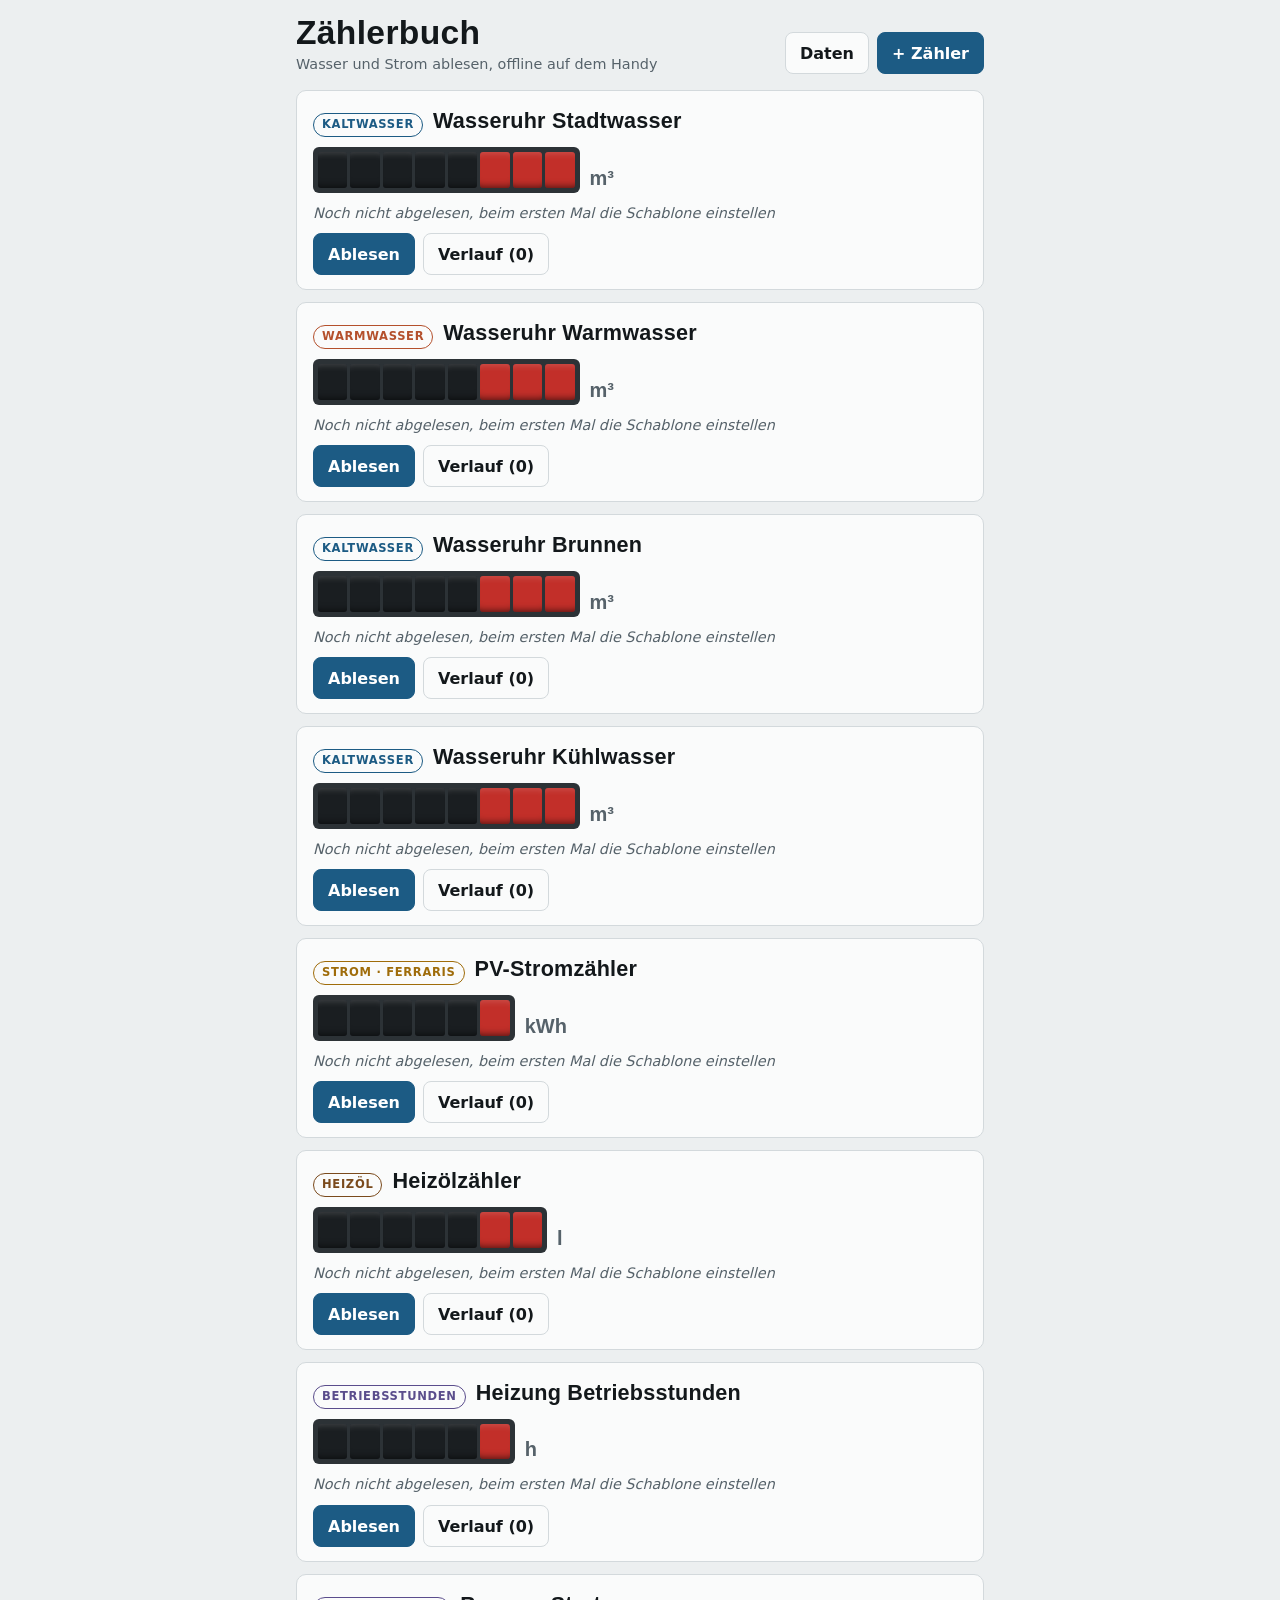
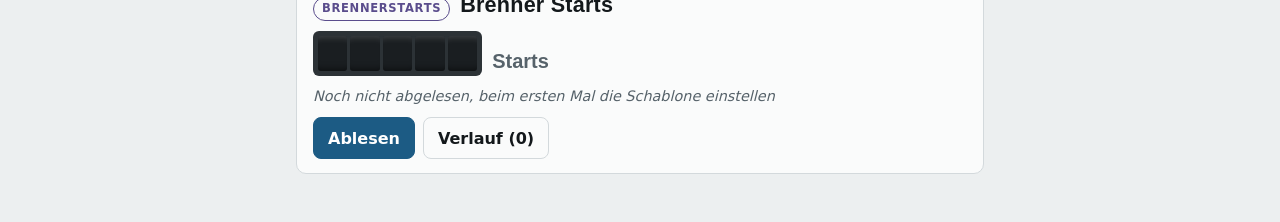
<file: app/index.html>
<!doctype html>
<html lang="de">
<head>
<meta charset="utf-8">
<meta name="viewport" content="width=device-width,initial-scale=1,viewport-fit=cover">
<title>Zählerbuch</title>
<meta name="description" content="Wasseruhren und Ferraris-Stromzähler mit der Handykamera ablesen – offline, alles bleibt auf dem Gerät.">
<meta name="theme-color" content="#1c5b84" media="(prefers-color-scheme: light)">
<meta name="theme-color" content="#0f1214" media="(prefers-color-scheme: dark)">
<meta name="apple-mobile-web-app-capable" content="yes">
<meta name="mobile-web-app-capable" content="yes">
<meta name="apple-mobile-web-app-title" content="Zählerbuch">
<meta name="apple-mobile-web-app-status-bar-style" content="default">
<link rel="manifest" href="manifest.webmanifest">
<link rel="icon" href="icons/icon-192.png" type="image/png">
<link rel="apple-touch-icon" href="icons/apple-touch-icon.png">
<link rel="stylesheet" href="app.css">
</head>
<body>
<div class="app">
  <header class="kopf">
    <div>
      <h1>Zählerbuch</h1>
      <p id="untertitel">Wasser und Strom ablesen, offline auf dem Handy</p>
    </div>
    <div class="knopfreihe">
      <button class="knopf" id="k-daten" type="button">Daten</button>
      <button class="knopf primaer" id="k-neu" type="button">+ Zähler</button>
    </div>
  </header>

  <div id="banner" class="banner warn" hidden></div>

  <!-- Übersicht -->
  <section id="v-liste" class="ansicht">
    <div id="liste" class="liste"><p class="hinweistext">Zähler werden geladen …</p></div>
  </section>

  <!-- Ablesen -->
  <section id="v-ablesen" class="ansicht" hidden>
    <div class="zeile">
      <button class="knopf leise" type="button" data-zurueck>← Übersicht</button>
      <select id="a-zaehler" aria-label="Zähler"></select>
    </div>

    <div class="buehne" id="buehne">
      <video id="video" playsinline muted autoplay hidden></video>
      <canvas id="leinwand"></canvas>
      <button class="auto-knopf" id="w-auto" type="button" aria-pressed="true">Automatik</button>
      <div class="buehne-hinweis" id="buehne-hinweis">Kamera wird gestartet …</div>
      <button class="ausloeser" id="w-aufnehmen" type="button" aria-label="Aufnehmen"><span></span></button>
    </div>

    <div class="werkzeuge">
      <button class="knopf" id="w-ausrichten" type="button" hidden>Automatisch ausrichten</button>
      <button class="knopf" id="w-licht" type="button" hidden aria-pressed="false">Licht</button>
      <label class="knopf" id="w-foto-label" for="w-foto">Foto aufnehmen<input id="w-foto" type="file" accept="image/*" capture="environment" hidden></label>
      <label class="knopf" for="w-galerie">Aus Galerie<input id="w-galerie" type="file" accept="image/*" hidden></label>
      <button class="knopf" id="w-neu" type="button" hidden>Neu aufnehmen</button>
      <span class="zoom" id="w-zoom" hidden>
        <button class="knopf" type="button" data-zoom="-1" aria-label="Verkleinern">−</button>
        <button class="knopf" type="button" data-zoom="0">Ganz</button>
        <button class="knopf" type="button" data-zoom="1" aria-label="Vergrößern">+</button>
      </span>
    </div>
    <p class="hinweistext" id="a-anleitung">Die Automatik sucht die Ziffernreihe und legt den Rahmen darauf. Nimmt sie eine andere Zahlenreihe (Seriennummer, Aufdruck), tippe im Bild einmal auf das Zählwerk. Dann das Handy ruhig halten und den runden Auslöser tippen. Den Rahmen kannst du auch von Hand verschieben und an der Ecke größer ziehen.</p>

    <details class="panel" id="schablone">
      <summary><b>Schablone</b> <span class="hinweistext" id="s-zusammenfassung"></span></summary>
      <div class="raster">
        <div class="feld">
          <span class="lbl">Schwarze Rollen</span>
          <div class="stufer"><button class="knopf" type="button" data-stufe="schwarz:-1">−</button><b id="s-schwarz">5</b><button class="knopf" type="button" data-stufe="schwarz:1">+</button></div>
          <small>ganze m³ bzw. kWh</small>
        </div>
        <div class="feld">
          <span class="lbl">Rote Rollen</span>
          <div class="stufer"><button class="knopf" type="button" data-stufe="rot:-1">−</button><b id="s-rot">3</b><button class="knopf" type="button" data-stufe="rot:1">+</button></div>
          <small>Nachkommastellen auf Rollen</small>
        </div>
        <div class="feld">
          <span class="lbl">Zeigerrädchen</span>
          <div class="stufer"><button class="knopf" type="button" data-stufe="zeiger:-1">−</button><b id="s-zeiger">0</b><button class="knopf" type="button" data-stufe="zeiger:1">+</button>
            <button class="knopf" type="button" id="s-zeiger-tippen">Antippen</button></div>
          <small>rote Zeiger ×0,1 ×0,01 …: nach „+“ im Bild auf die Mitte des Rädchens tippen, ×0,1 zuerst</small>
        </div>
        <div class="feld">
          <label for="s-hoehe">Rahmenhöhe</label>
          <input id="s-hoehe" type="range" min="0.06" max="0.7" step="0.005">
        </div>
        <div class="feld">
          <label for="s-winkel">Drehung <span id="s-winkel-wert">0°</span></label>
          <input id="s-winkel" type="range" min="-20" max="20" step="0.5" value="0">
        </div>
      </div>
      <p class="hinweistext">Die Schablone wird mit jeder gespeicherten Ablesung für diesen Zähler gemerkt.</p>
    </details>

    <div class="panel" id="erkannt" hidden>
      <div class="zeile zwischen"><b>Erkannt</b><span class="hinweistext" id="e-status"></span></div>
      <div class="zellen" id="e-zellen"></div>
      <div class="zaehlwerk" id="e-zaehlwerk"></div>
    </div>

    <div class="panel">
      <div class="raster">
        <div class="feld">
          <label for="a-stand">Zählerstand</label>
          <input id="a-stand" class="gross" inputmode="decimal" autocomplete="off" placeholder="z. B. 1234,567">
          <small id="a-hinweis"></small>
        </div>
        <div class="feld">
          <label for="a-zeit">Abgelesen am</label>
          <input id="a-zeit" type="datetime-local">
        </div>
      </div>
      <div class="feld">
        <label for="a-notiz">Notiz</label>
        <input id="a-notiz" autocomplete="off" placeholder="optional">
      </div>
      <ul class="warnungen" id="a-warnungen" hidden></ul>
      <div class="knopfreihe">
        <button class="knopf primaer" id="a-speichern" type="button">Speichern</button>
        <button class="knopf leise" type="button" data-zurueck>Abbrechen</button>
      </div>
    </div>
  </section>

  <!-- Verlauf -->
  <section id="v-detail" class="ansicht" hidden></section>

  <!-- Zähler anlegen / bearbeiten -->
  <section id="v-zaehler" class="ansicht" hidden>
    <button class="knopf leise zurueck" type="button" data-zurueck>← Übersicht</button>
    <h2 id="z-titel">Zähler anlegen</h2>
    <form class="panel" id="z-form" novalidate>
      <div class="raster">
        <div class="feld">
          <label for="z-name">Bezeichnung</label>
          <input id="z-name" autocomplete="off" placeholder="z. B. Wasseruhr Stadtwasser">
        </div>
        <div class="feld">
          <label for="z-art">Art</label>
          <select id="z-art">
            <option value="wasser_kalt">Wasser kalt</option>
            <option value="wasser_warm">Wasser warm</option>
            <option value="strom_ferraris">Strom, Ferraris (Drehscheibe)</option>
            <option value="strom">Strom, sonstiger</option>
            <option value="heizoel">Heizöl (Liter)</option>
            <option value="stunden">Betriebsstunden</option>
            <option value="starts">Brennerstarts / Zählwerk ohne Einheit</option>
          </select>
        </div>
        <div class="feld">
          <label for="z-nummer">Zählernummer</label>
          <input id="z-nummer" autocomplete="off" placeholder="vom Typenschild">
        </div>
        <div class="feld">
          <label for="z-ort">Einbauort</label>
          <input id="z-ort" autocomplete="off" placeholder="z. B. Keller">
        </div>
        <div class="feld">
          <label for="z-einheit">Einheit</label>
          <input id="z-einheit" autocomplete="off">
        </div>
        <div class="feld" id="z-konstante-feld">
          <label for="z-konstante">Zählerkonstante</label>
          <input id="z-konstante" autocomplete="off" placeholder="z. B. 75 U/kWh">
        </div>
      </div>
      <div class="knopfreihe">
        <button class="knopf primaer" type="submit" id="z-speichern">Speichern</button>
        <button class="knopf leise" type="button" data-zurueck>Abbrechen</button>
        <button class="knopf gefahr rechts" type="button" id="z-loeschen" hidden>Zähler löschen</button>
      </div>
    </form>
  </section>

  <!-- Daten -->
  <section id="v-daten" class="ansicht" hidden>
    <button class="knopf leise zurueck" type="button" data-zurueck>← Übersicht</button>
    <h2>Daten</h2>
    <div class="panel">
      <p>Alle Zähler, Ablesungen und Fotos liegen nur auf diesem Gerät. Sichere sie ab und zu als Datei, zum Beispiel vor einem Handywechsel.</p>
      <div class="knopfreihe">
        <button class="knopf primaer" id="d-sichern" type="button">Sicherung speichern</button>
        <label class="knopf" for="d-laden">Sicherung laden<input id="d-laden" type="file" accept=".json,application/json" hidden></label>
        <button class="knopf" id="d-csv" type="button">Tabelle (CSV) exportieren</button>
      </div>
      <p class="hinweistext" id="d-speicher"></p>
    </div>
    <div class="panel">
      <h3>Erkennung</h3>
      <p>Die Ziffern und Zeiger werden direkt auf dem Handy erkannt, ohne Internet. Die neuronalen Netze stammen aus dem Projekt
        <a href="https://github.com/jomjol/AI-on-the-edge-device" target="_blank" rel="noopener">AI-on-the-edge-device</a> von jomjol
        (Modelle <code>dig-cont_0900_s3_q</code> und <code>ana-cont_1500_s2_q</code>), für das Zählerbuch in ein eigenes Format umgewandelt.
        Sie stehen unter einer Lizenz, die nur die private, nicht kommerzielle Nutzung erlaubt:
        <a href="modelle/LIZENZ-AI-on-the-edge.md" target="_blank">Lizenztext</a>.</p>
      <p class="hinweistext">Neuronale Netze können sich verlesen. Prüfe deshalb jeden Stand vor dem Speichern.</p>
    </div>
  </section>
</div>

<div class="gross-bild" id="gross" hidden><img id="gross-img" alt="Belegfoto groß"></div>
<div class="meldung" id="meldung" role="status" hidden></div>

<script src="js/app.js" type="module"></script>
</body>
</html>
</file>
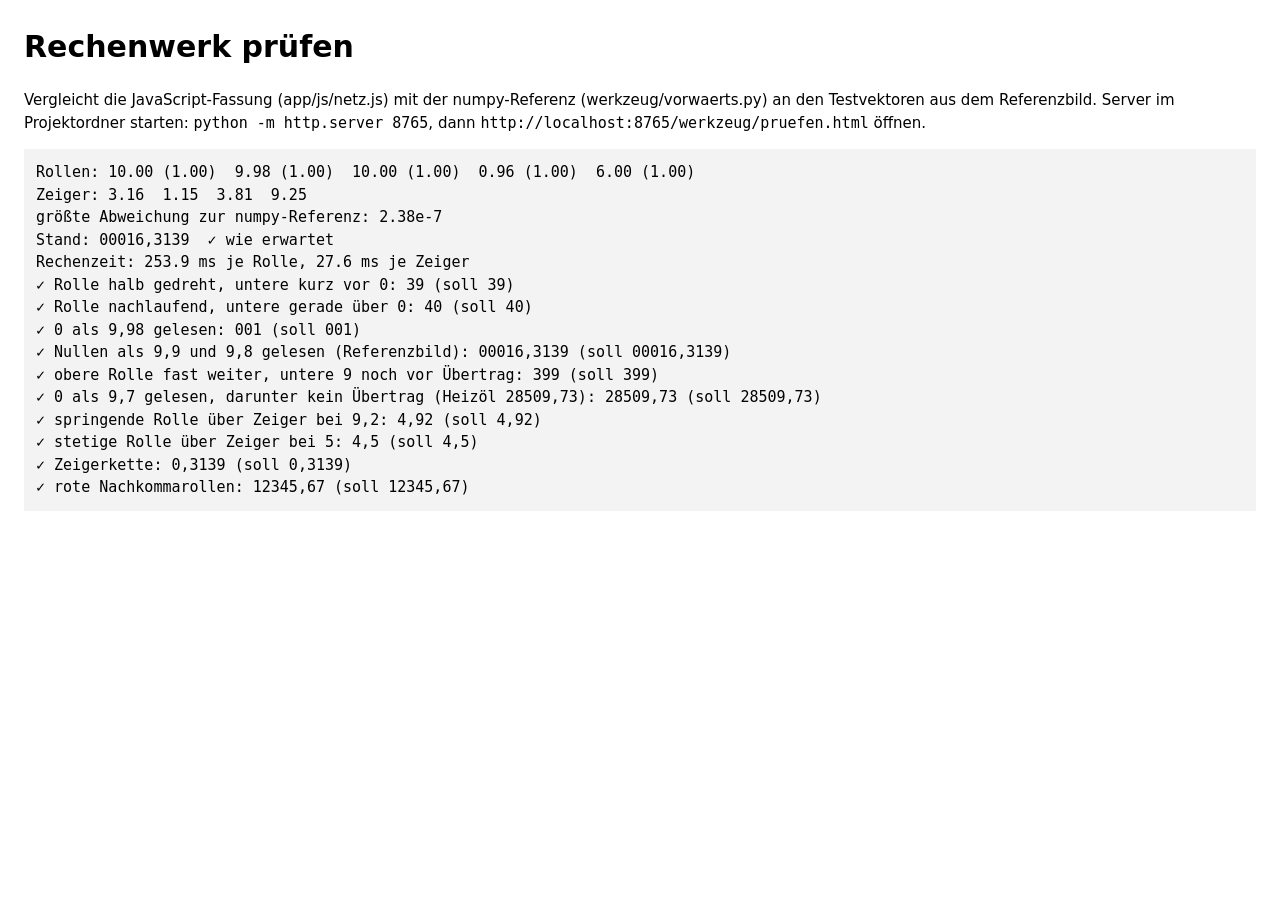
<file: werkzeug/pruefen.html>
<!doctype html>
<html lang="de">
<meta charset="utf-8">
<title>Zählerbuch – Rechenwerk prüfen</title>
<style>body{font:15px/1.5 system-ui,sans-serif;margin:24px}pre{background:#f3f3f3;padding:12px}</style>
<h1>Rechenwerk prüfen</h1>
<p>Vergleicht die JavaScript-Fassung (app/js/netz.js) mit der numpy-Referenz (werkzeug/vorwaerts.py) an den Testvektoren
aus dem Referenzbild. Server im Projektordner starten: <code>python -m http.server 8765</code>, dann
<code>http://localhost:8765/werkzeug/pruefen.html</code> öffnen.</p>
<pre id="aus">läuft …</pre>
<script src="../app/js/netz.js"></script>
<script>
(async () => {
  const aus = document.getElementById("aus"), zeilen = [];
  try {
    const [ziffer, zeiger, tv] = await Promise.all([
      Netz.ladeNetz("../app/modelle/ziffer"), Netz.ladeNetz("../app/modelle/zeiger"),
      fetch("testvektoren.json").then(r => r.json())]);
    let maxAbw = 0;
    const t0 = performance.now();
    const rollen = tv.ziffer.map(v => {
      const p = ziffer.rechne(v.eingang);
      p.forEach((x, i) => maxAbw = Math.max(maxAbw, Math.abs(x - v.ausgang[i])));
      return Netz.zifferWert(p);
    });
    const t1 = performance.now();
    const zg = tv.zeiger.map(v => {
      const f = zeiger.rechne(v.eingang);
      f.forEach((x, i) => maxAbw = Math.max(maxAbw, Math.abs(x - v.ausgang[i])));
      return Netz.zeigerWert(f);
    });
    const t2 = performance.now();
    const z = Netz.zusammensetzen(rollen, zg, 0);
    zeilen.push("Rollen: " + rollen.map(r => r.wert.toFixed(2) + " (" + r.guete.toFixed(2) + ")").join("  "));
    zeilen.push("Zeiger: " + zg.map(r => r.wert.toFixed(2)).join("  "));
    zeilen.push("größte Abweichung zur numpy-Referenz: " + maxAbw.toExponential(2));
    zeilen.push("Stand: " + z.text + (z.text === "00016,3139" ? "  ✓ wie erwartet" : "  ✗ erwartet 00016,3139"));
    zeilen.push(`Rechenzeit: ${((t1 - t0) / rollen.length).toFixed(1)} ms je Rolle, ${((t2 - t1) / zg.length).toFixed(1)} ms je Zeiger`);
    // Übertragsfälle der Zusammensetzung
    const R = (...w) => w.map(wert => ({ wert, guete: 1 }));
    const fall = (name, r, zz, rot, soll) => {
      const t = Netz.zusammensetzen(R(...r), R(...zz), rot).text;
      zeilen.push(`${t === soll ? "✓" : "✗"} ${name}: ${t} (soll ${soll})`);
    };
    fall("Rolle halb gedreht, untere kurz vor 0", [3.5, 9.5], [], 0, "39");
    fall("Rolle nachlaufend, untere gerade über 0", [3.9, 0.3], [], 0, "40");
    fall("0 als 9,98 gelesen", [9.98, 9.99, 1.0], [], 0, "001");
    fall("Nullen als 9,9 und 9,8 gelesen (Referenzbild)", [9.9, 9.8, 9.99, 1.0, 6.0], [3.16, 1.15, 3.81, 9.25], 0, "00016,3139");
    fall("obere Rolle fast weiter, untere 9 noch vor Übertrag", [3.97, 9.6, 9.6], [], 0, "399");
    fall("0 als 9,7 gelesen, darunter kein Übertrag (Heizöl 28509,73)", [2, 8, 5, 9.7, 9.3, 7.0, 3.0], [], 2, "28509,73");
    fall("springende Rolle über Zeiger bei 9,2", [4.2], [9.2, 2.0], 0, "4,92");
    fall("stetige Rolle über Zeiger bei 5", [4.5], [5.0], 0, "4,5");
    fall("Zeigerkette", [], [3.16, 1.15, 3.81, 9.25], 0, "0,3139");
    fall("rote Nachkommarollen", [1, 2, 3, 4, 5.0, 6.0, 7.2], [], 2, "12345,67");
  } catch (e) { zeilen.push("Fehler: " + e.message); }
  aus.textContent = zeilen.join("\n");
})();
</script>
</html>
</file>
<file: app/app.css>
/* Zählerbuch – eine Spalte wie ein Ablesebuch: Zählerkarten mit Rollenzählwerk, Ablesen mit Kamerabühne, Verlauf.
   Nur Systemschriften, damit alles offline gleich aussieht. */
:root {
  --bg: #eceff0; --surface: #fafbfb; --ink: #13181b; --muted: #56626a; --line: #d3d9dc;
  --accent: #1c5b84; --accent-ink: #ffffff; --rot: #c22f29; --warm: #b4502c; --strom: #9f6c0a; --oel: #7a4a1c; --zeit: #5a4d8c;
  --ok: #2a7748; --warn: #93560a; --warn-bg: #f8edd8; --rolle: #1a1e21; --rolle-fg: #f6f6f4; --rolle-rand: #2c3236;
  --font-display: "Barlow Condensed", "Roboto Condensed", "Arial Narrow", "Helvetica Neue", Arial, sans-serif;
  --font-body: system-ui, -apple-system, "Segoe UI", Roboto, Helvetica, Arial, sans-serif;
  --font-ziffer: ui-monospace, "SF Mono", "Roboto Mono", Menlo, Consolas, monospace;
  --r: 10px;
  color-scheme: light;
}
@media (prefers-color-scheme: dark) {
  :root {
    --bg: #0f1214; --surface: #171c1f; --ink: #e5e9eb; --muted: #96a2a9; --line: #2a3236;
    --accent: #6aa8d6; --accent-ink: #0a1620; --rot: #e5554b; --warm: #e88a63; --strom: #e0a83e; --oel: #d9a066; --zeit: #a99be0;
    --ok: #5ec386; --warn: #e5a64a; --warn-bg: #2c2312; --rolle: #060809; --rolle-fg: #f2f2f0; --rolle-rand: #3a4348;
    color-scheme: dark;
  }
}

* { box-sizing: border-box; }
html { -webkit-text-size-adjust: 100%; }
body { margin: 0; background: var(--bg); color: var(--ink); font-family: var(--font-body); font-size: 16px; line-height: 1.45;
  padding-top: env(safe-area-inset-top, 0px); padding-bottom: env(safe-area-inset-bottom, 0px); }
.app { max-width: 720px; margin: 0 auto; padding-left: max(16px, env(safe-area-inset-left, 0px)); padding-right: max(16px, env(safe-area-inset-right, 0px));
  padding-block: 16px 48px; display: flex; flex-direction: column; gap: 16px; }
h1, h2, h3 { font-family: var(--font-display); font-weight: 700; margin: 0; text-wrap: balance; letter-spacing: .01em; }
h2 { font-size: 1.6rem; } h3 { font-size: 1.2rem; }
p { margin: 0; }
a { color: var(--accent); }
button, input, select, textarea { font: inherit; color: inherit; }
:focus-visible { outline: 3px solid var(--accent); outline-offset: 2px; }
[hidden] { display: none !important; }

.kopf { display: flex; align-items: flex-end; justify-content: space-between; gap: 12px; flex-wrap: wrap; }
.kopf h1 { font-size: 2.1rem; line-height: 1; }
.kopf p { margin-top: 4px; color: var(--muted); font-size: .9rem; }
.knopfreihe { display: flex; gap: 8px; flex-wrap: wrap; align-items: center; }
.zeile { display: flex; gap: 10px; align-items: center; flex-wrap: wrap; }
.zeile.zwischen { justify-content: space-between; }
.zeile select { flex: 1; min-width: 0; border: 1px solid var(--line); background: var(--surface); border-radius: 8px; padding: 9px 10px; }

.knopf { appearance: none; border: 1px solid var(--line); background: var(--surface); border-radius: 8px; padding: 9px 14px; font-weight: 600; cursor: pointer;
  line-height: 1.2; display: inline-flex; align-items: center; justify-content: center; gap: 6px; text-decoration: none; color: var(--ink); min-height: 42px; }
.knopf:hover { border-color: var(--muted); }
.knopf.primaer { background: var(--accent); border-color: var(--accent); color: var(--accent-ink); }
.knopf.gross { padding-inline: 22px; font-size: 1.05rem; }
.knopf.gefahr { color: var(--rot); }
.knopf.gefahr.scharf { background: var(--rot); border-color: var(--rot); color: #fff; }
.knopf.leise { background: transparent; border-color: transparent; color: var(--muted); padding-inline: 8px; }
.knopf.leise:hover { color: var(--ink); }
.knopf[aria-pressed="true"] { background: var(--warn-bg); border-color: var(--warn); }
.knopf:disabled { opacity: .5; cursor: default; }
.rechts { margin-left: auto; }

.banner { border-radius: var(--r); padding: 10px 14px; display: flex; gap: 12px; align-items: center; justify-content: space-between; flex-wrap: wrap; font-size: .92rem; }
.banner.warn { background: var(--warn-bg); }

/* Zählerkarten */
.liste { display: flex; flex-direction: column; gap: 12px; }
.karte { background: var(--surface); border: 1px solid var(--line); border-radius: var(--r); padding: 14px 16px; display: flex; flex-direction: column; gap: 10px; }
.karte-kopf { display: flex; align-items: baseline; gap: 6px 10px; flex-wrap: wrap; }
.karte-kopf h2 { font-size: 1.35rem; }
.nr { color: var(--muted); font-size: .85rem; font-variant-numeric: tabular-nums; }
.chip { display: inline-block; font-size: .72rem; font-weight: 600; letter-spacing: .06em; text-transform: uppercase; padding: 2px 8px; border-radius: 999px;
  border: 1px solid currentColor; line-height: 1.5; white-space: nowrap; }
.chip.wasser { color: var(--accent); } .chip.warm { color: var(--warm); } .chip.strom { color: var(--strom); }
.chip.oel { color: var(--oel); } .chip.zeit { color: var(--zeit); }
.chip.ok { color: var(--ok); } .chip.warn { color: var(--warn); } .chip.grau { color: var(--muted); }
.meta { color: var(--muted); font-size: .9rem; font-variant-numeric: tabular-nums; }

/* Rollenzählwerk */
.zaehlwerk { display: flex; align-items: flex-end; gap: 10px; flex-wrap: wrap; }
.rollen { display: inline-flex; gap: 3px; padding: 5px; background: var(--rolle-rand); border-radius: 6px; max-width: 100%; overflow-x: auto; }
.z { font-family: var(--font-ziffer); font-weight: 700; font-size: 1.6rem; line-height: 1; width: 1.15em; padding: .2em 0; text-align: center; background: var(--rolle);
  color: var(--rolle-fg); border-radius: 3px; font-variant-numeric: tabular-nums;
  box-shadow: inset 0 .35em .3em -.3em rgba(255,255,255,.18), inset 0 -.35em .3em -.3em rgba(0,0,0,.6); }
.z.rot { background: var(--rot); color: #fff; }
.z.leer { color: transparent; }
.z.unsicher { outline: 2px solid var(--warn); outline-offset: 1px; }
.einheit { font-family: var(--font-display); font-size: 1.25rem; font-weight: 600; color: var(--muted); }
.kein-stand { color: var(--muted); font-style: italic; }

.ansicht { display: flex; flex-direction: column; gap: 14px; }
.zurueck { align-self: flex-start; }
.feld { display: flex; flex-direction: column; gap: 5px; min-width: 0; }
.feld label, .feld .lbl { font-size: .78rem; font-weight: 600; letter-spacing: .05em; text-transform: uppercase; color: var(--muted); }
.feld input:not([type=range]), .feld select { border: 1px solid var(--line); background: var(--surface); border-radius: 8px; padding: 10px 12px; width: 100%; }
.feld input.gross { font-family: var(--font-ziffer); font-size: 1.5rem; font-weight: 600; letter-spacing: .04em; }
.feld small { color: var(--muted); font-size: .82rem; }
.raster { display: grid; grid-template-columns: repeat(auto-fit, minmax(190px, 1fr)); gap: 14px; }
.panel { background: var(--surface); border: 1px solid var(--line); border-radius: var(--r); padding: 14px 16px; display: flex; flex-direction: column; gap: 12px; }
details.panel > summary { cursor: pointer; list-style-position: inside; }
details.panel[open] > summary { margin-bottom: 4px; }
.hinweistext { color: var(--muted); font-size: .9rem; }
.stufer { display: flex; align-items: center; gap: 10px; }
.stufer b { font-family: var(--font-ziffer); font-size: 1.3rem; min-width: 1.5em; text-align: center; }
.stufer .knopf { width: 42px; padding: 0; }

/* Kamerabühne */
.buehne { position: relative; width: 100%; aspect-ratio: 3 / 4; max-height: 66vh; margin-inline: auto; background: #000; border-radius: var(--r); overflow: hidden; }
.buehne video { position: absolute; inset: 0; width: 100%; height: 100%; object-fit: cover; }
.buehne canvas { position: absolute; inset: 0; width: 100%; height: 100%; touch-action: none; }
.buehne-hinweis { position: absolute; left: 12px; right: 12px; bottom: 104px; color: #fff; background: rgba(0,0,0,.6); border-radius: 8px; padding: 8px 12px; font-size: .9rem; text-align: center; pointer-events: none; }
.auto-knopf { position: absolute; top: 10px; left: 10px; appearance: none; border: 1px solid rgba(255,255,255,.6); border-radius: 999px; padding: 7px 14px; font: inherit; font-size: .85rem; font-weight: 600;
  color: #fff; background: rgba(0,0,0,.55); cursor: pointer; }
.auto-knopf[aria-pressed="true"] { background: rgba(42,119,72,.85); border-color: #7fe0a6; }
.auto-knopf[aria-pressed="true"]::before { content: "● "; color: #b9f5cf; }
.ausloeser { position: absolute; left: 50%; bottom: 16px; transform: translateX(-50%); width: 74px; height: 74px; border-radius: 50%; border: 4px solid #fff;
  background: rgba(255,255,255,.2); padding: 0; cursor: pointer; display: grid; place-items: center; box-shadow: 0 2px 12px rgba(0,0,0,.5); }
.ausloeser span { width: 56px; height: 56px; border-radius: 50%; background: #fff; transition: transform .1s; }
.ausloeser:active span { transform: scale(.88); }
.ausloeser:focus-visible { outline: 3px solid #ffd34d; outline-offset: 3px; }
.werkzeuge { display: flex; gap: 8px; flex-wrap: wrap; align-items: center; }
.zoom { display: inline-flex; gap: 4px; margin-left: auto; }
.zoom .knopf { min-width: 42px; padding-inline: 10px; }

.zellen { display: flex; gap: 6px; flex-wrap: wrap; align-items: flex-end; }
.zelle { display: flex; flex-direction: column; align-items: center; gap: 3px; }
.zelle canvas { width: 30px; height: 48px; border-radius: 3px; border: 1px solid var(--line); image-rendering: pixelated; }
.zelle.zeiger canvas { width: 40px; height: 40px; border-radius: 50%; }
.zelle b { font-family: var(--font-ziffer); font-size: 1.1rem; }
.zelle span { font-size: .7rem; color: var(--muted); font-variant-numeric: tabular-nums; }
.zelle.unsicher b { color: var(--warn); }
.zelle.unsicher canvas { border-color: var(--warn); border-width: 2px; }
.trenner { align-self: center; font-weight: 700; font-size: 1.4rem; padding-bottom: 14px; }

.warnungen { margin: 0; padding: 10px 12px 10px 30px; background: var(--warn-bg); border-radius: 8px; display: flex; flex-direction: column; gap: 4px; font-size: .92rem; }

/* Verlauf */
.kennzahlen { display: grid; grid-template-columns: repeat(auto-fit, minmax(140px, 1fr)); gap: 1px; background: var(--line); border: 1px solid var(--line); border-radius: var(--r); overflow: hidden; }
.kz { background: var(--surface); padding: 10px 14px; }
.kz b { display: block; font-family: var(--font-display); font-size: 1.45rem; font-weight: 600; font-variant-numeric: tabular-nums; line-height: 1.15; }
.kz span { font-size: .76rem; letter-spacing: .05em; text-transform: uppercase; color: var(--muted); }
.diagramm svg { width: 100%; height: auto; display: block; }
.diagramm text { font-family: var(--font-body); font-size: 12px; fill: var(--muted); }
.diagramm .achse { stroke: var(--line); }
.diagramm .schnitt { stroke: var(--ink); stroke-dasharray: 4 4; opacity: .6; }
.tabelle-huelle { overflow-x: auto; border: 1px solid var(--line); border-radius: var(--r); background: var(--surface); }
table { border-collapse: collapse; width: 100%; font-variant-numeric: tabular-nums; font-size: .92rem; }
th, td { padding: 8px 10px; text-align: left; border-bottom: 1px solid var(--line); vertical-align: middle; }
th { font-size: .72rem; letter-spacing: .06em; text-transform: uppercase; color: var(--muted); font-weight: 600; }
tr:last-child td { border-bottom: none; }
td.zahl, th.zahl { text-align: right; white-space: nowrap; }
.daumen { width: 52px; height: 40px; object-fit: cover; border-radius: 4px; display: block; cursor: zoom-in; border: 1px solid var(--line); }
.daumen-leer { width: 52px; height: 40px; border-radius: 4px; border: 1px dashed var(--line); }

.gross-bild { position: fixed; inset: 0; background: rgba(0,0,0,.88); display: flex; align-items: center; justify-content: center; z-index: 50; cursor: zoom-out;
  padding: max(16px, env(safe-area-inset-top, 0px)) max(16px, env(safe-area-inset-right, 0px)) max(16px, env(safe-area-inset-bottom, 0px)) max(16px, env(safe-area-inset-left, 0px)); }
.gross-bild img { max-width: 100%; max-height: 100%; border-radius: 6px; }
.meldung { position: fixed; left: 50%; transform: translateX(-50%); bottom: calc(20px + env(safe-area-inset-bottom, 0px)); background: var(--ink); color: var(--bg);
  padding: 10px 16px; border-radius: 8px; font-weight: 600; z-index: 60; max-width: calc(100% - 32px); }
@media (max-width: 420px) { .z { font-size: 1.35rem; } .zoom { margin-left: 0; } }
@media (prefers-reduced-motion: reduce) { * { scroll-behavior: auto !important; } }
</file>
